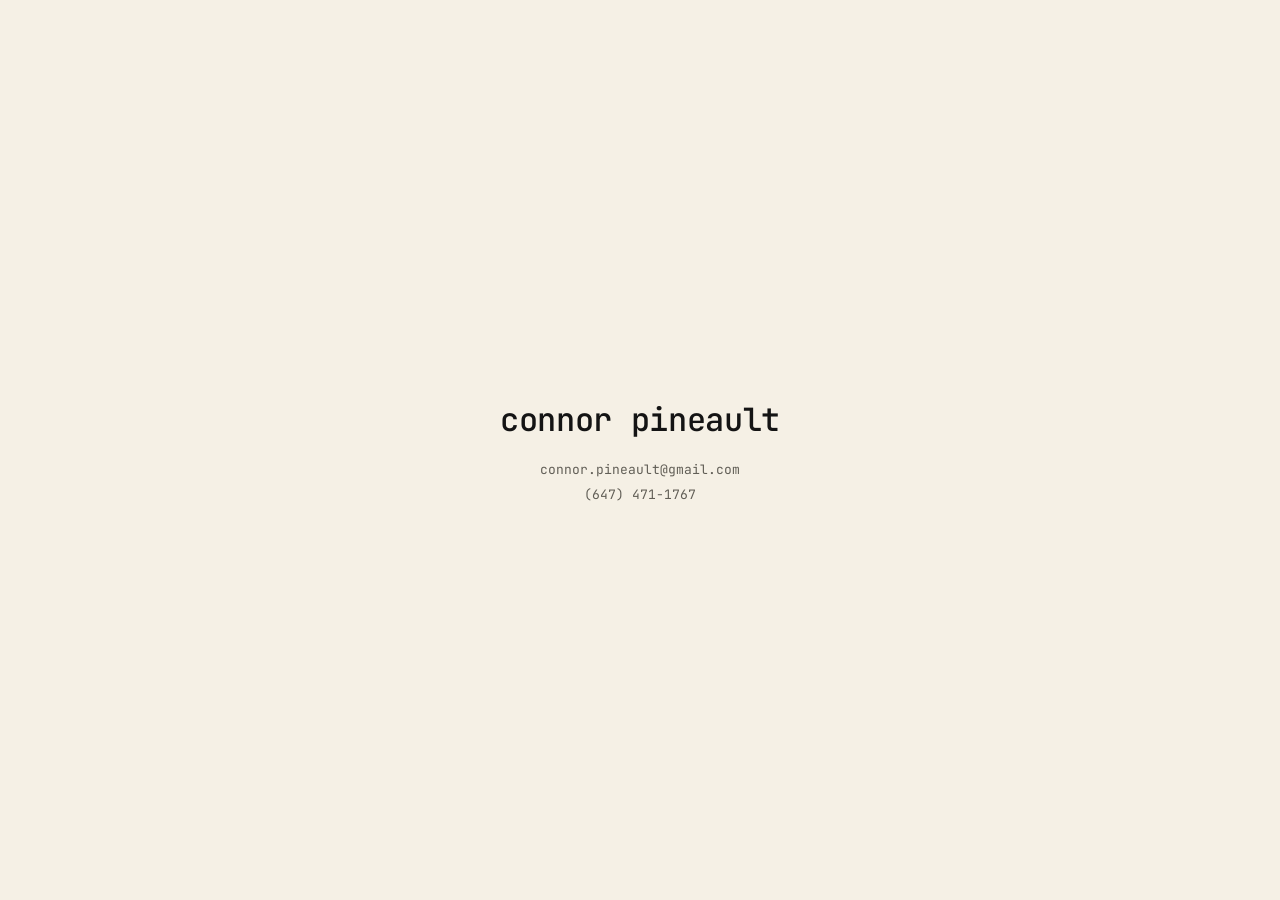
<file: index.html>
<!doctype html>
<html lang="en">
<head>
<meta charset="utf-8">
<meta name="viewport" content="width=device-width, initial-scale=1">
<title>Connor Pineault</title>
<meta name="description" content="Connor Pineault — cognitive science and computing. Clinical NLP and neuroaffirming assessment tooling at CAMH, Toronto.">
<link rel="stylesheet" href="style.css">
</head>
<body class="splash">

<main>
  <h1 class="splash-name"><a href="about.html">Connor Pineault</a></h1>
  <p class="splash-contact">
    <a href="mailto:connor.pineault@gmail.com">connor.pineault@gmail.com</a><br>
    <a href="tel:+16474711767">(647) 471-1767</a>
  </p>
</main>

</body>
</html>
</file>
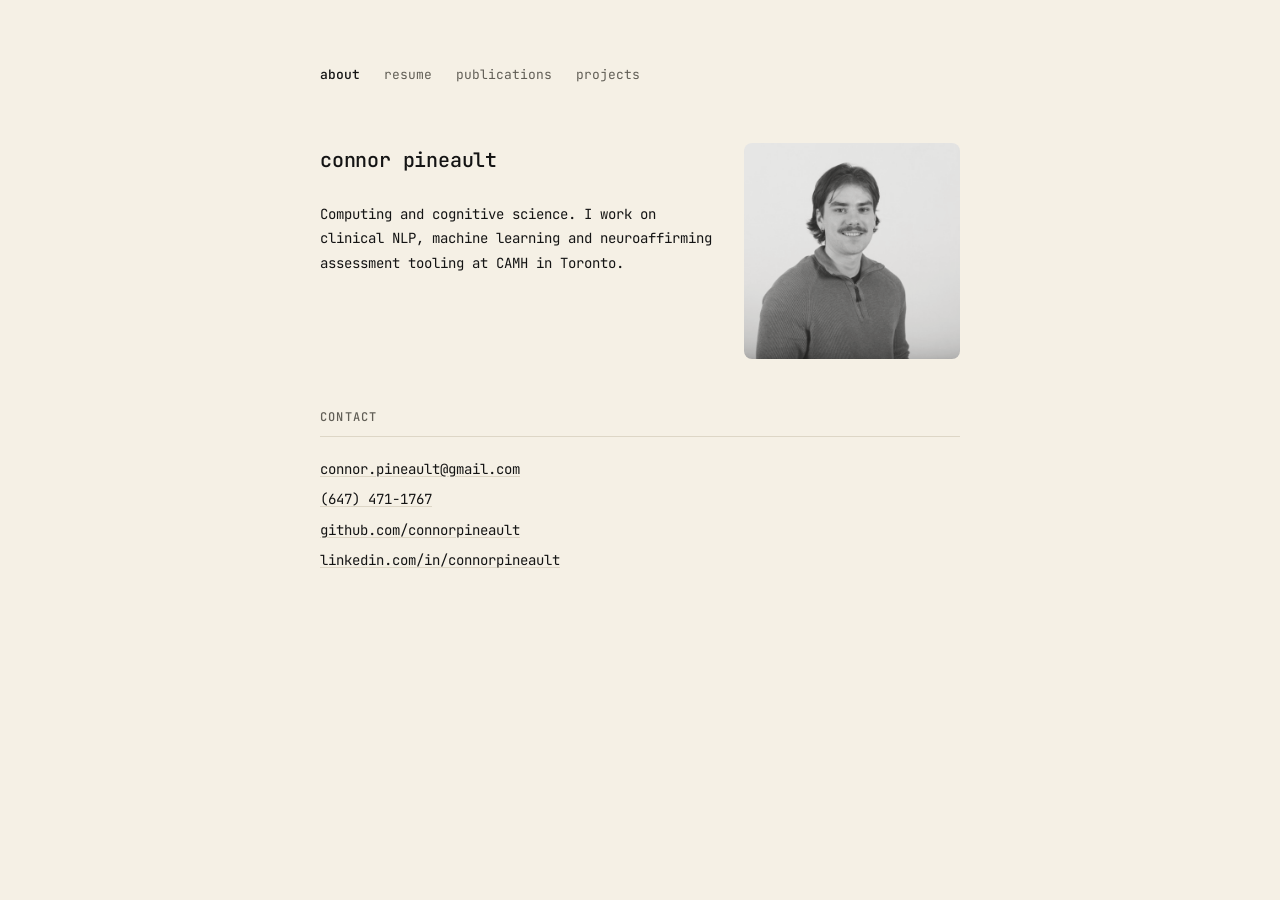
<file: about.html>
<!doctype html>
<html lang="en">
<head>
<meta charset="utf-8">
<meta name="viewport" content="width=device-width, initial-scale=1">
<title>About — Connor Pineault</title>
<meta name="description" content="Connor Pineault — cognitive science and computing. Clinical NLP and neuroaffirming assessment tooling at CAMH, Toronto.">
<link rel="stylesheet" href="style.css">
</head>
<body>

<nav class="site-nav">
  <a href="about.html" aria-current="page">About</a>
  <a href="resume.html">Resume</a>
  <a href="publications.html">Publications</a>
  <a href="projects.html">Projects</a>
</nav>

<main>
  <div class="intro">
    <div class="intro-text">
      <h1>Connor Pineault</h1>
      <p>
        Computing and cognitive science. I work on clinical NLP, machine learning and neuroaffirming
        assessment tooling at CAMH in Toronto.
      </p>
    </div>
    <img class="avatar" src="assets/connor.jpg" alt="" width="216" height="216">
  </div>

  <h2>Contact</h2>
  <ul class="contact">
    <li><a href="mailto:connor.pineault@gmail.com">connor.pineault@gmail.com</a></li>
    <li><a href="tel:+16474711767">(647) 471-1767</a></li>
    <li><a href="https://github.com/connorpineault">github.com/connorpineault</a></li>
    <li><a href="https://www.linkedin.com/in/connorpineault">linkedin.com/in/connorpineault</a></li>
  </ul>
</main>

</body>
</html>
</file>
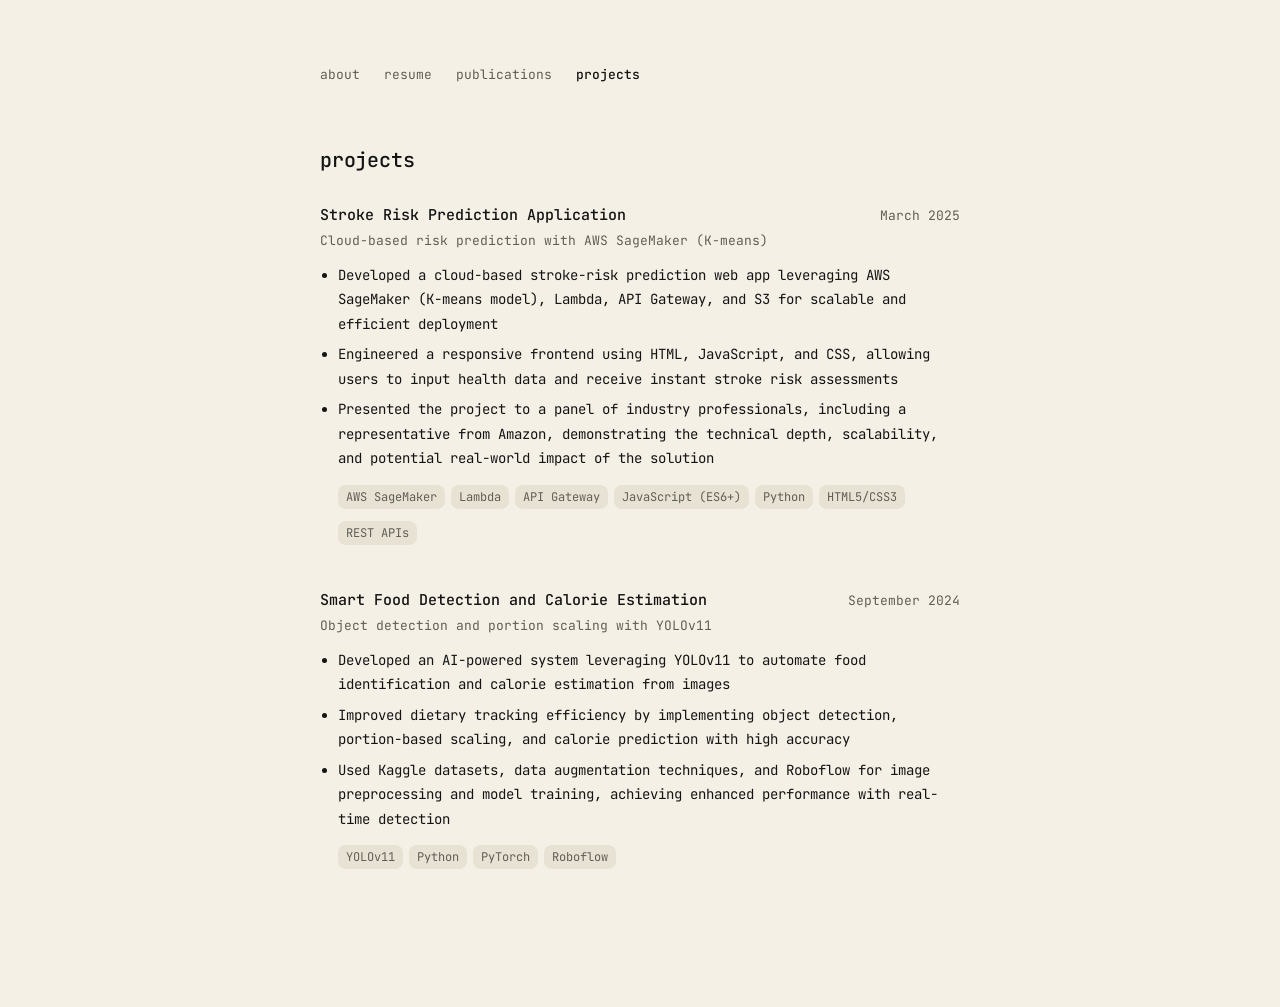
<file: projects.html>
<!doctype html>
<html lang="en">
<head>
<meta charset="utf-8">
<meta name="viewport" content="width=device-width, initial-scale=1">
<title>Projects — Connor Pineault</title>
<meta name="description" content="Side projects by Connor Pineault.">
<link rel="stylesheet" href="style.css">
</head>
<body>

<nav class="site-nav">
  <a href="about.html">About</a>
  <a href="resume.html">Resume</a>
  <a href="publications.html">Publications</a>
  <a href="projects.html" aria-current="page">Projects</a>
</nav>

<main>
  <h1>Projects</h1>

  <div class="entry">
    <div class="entry-head">
      <h3 class="entry-title">Stroke Risk Prediction Application</h3>
      <span class="entry-meta">March 2025</span>
    </div>
    <p class="entry-org">Cloud-based risk prediction with AWS SageMaker (K-means)</p>
    <ul>
      <li>Developed a cloud-based stroke-risk prediction web app leveraging AWS SageMaker (K-means model), Lambda, API Gateway, and S3 for scalable and efficient deployment</li>
      <li>Engineered a responsive frontend using HTML, JavaScript, and CSS, allowing users to input health data and receive instant stroke risk assessments</li>
      <li>Presented the project to a panel of industry professionals, including a representative from Amazon, demonstrating the technical depth, scalability, and potential real-world impact of the solution</li>
    </ul>
    <ul class="badges">
      <li class="badge">AWS SageMaker</li>
      <li class="badge">Lambda</li>
      <li class="badge">API Gateway</li>
      <li class="badge">JavaScript (ES6+)</li>
      <li class="badge">Python</li>
      <li class="badge">HTML5/CSS3</li>
      <li class="badge">REST APIs</li>
    </ul>
  </div>

  <div class="entry">
    <div class="entry-head">
      <h3 class="entry-title">Smart Food Detection and Calorie Estimation</h3>
      <span class="entry-meta">September 2024</span>
    </div>
    <p class="entry-org">Object detection and portion scaling with YOLOv11</p>
    <ul>
      <li>Developed an AI-powered system leveraging YOLOv11 to automate food identification and calorie estimation from images</li>
      <li>Improved dietary tracking efficiency by implementing object detection, portion-based scaling, and calorie prediction with high accuracy</li>
      <li>Used Kaggle datasets, data augmentation techniques, and Roboflow for image preprocessing and model training, achieving enhanced performance with real-time detection</li>
    </ul>
    <ul class="badges">
      <li class="badge">YOLOv11</li>
      <li class="badge">Python</li>
      <li class="badge">PyTorch</li>
      <li class="badge">Roboflow</li>
    </ul>
  </div>
</main>

</body>
</html>
</file>
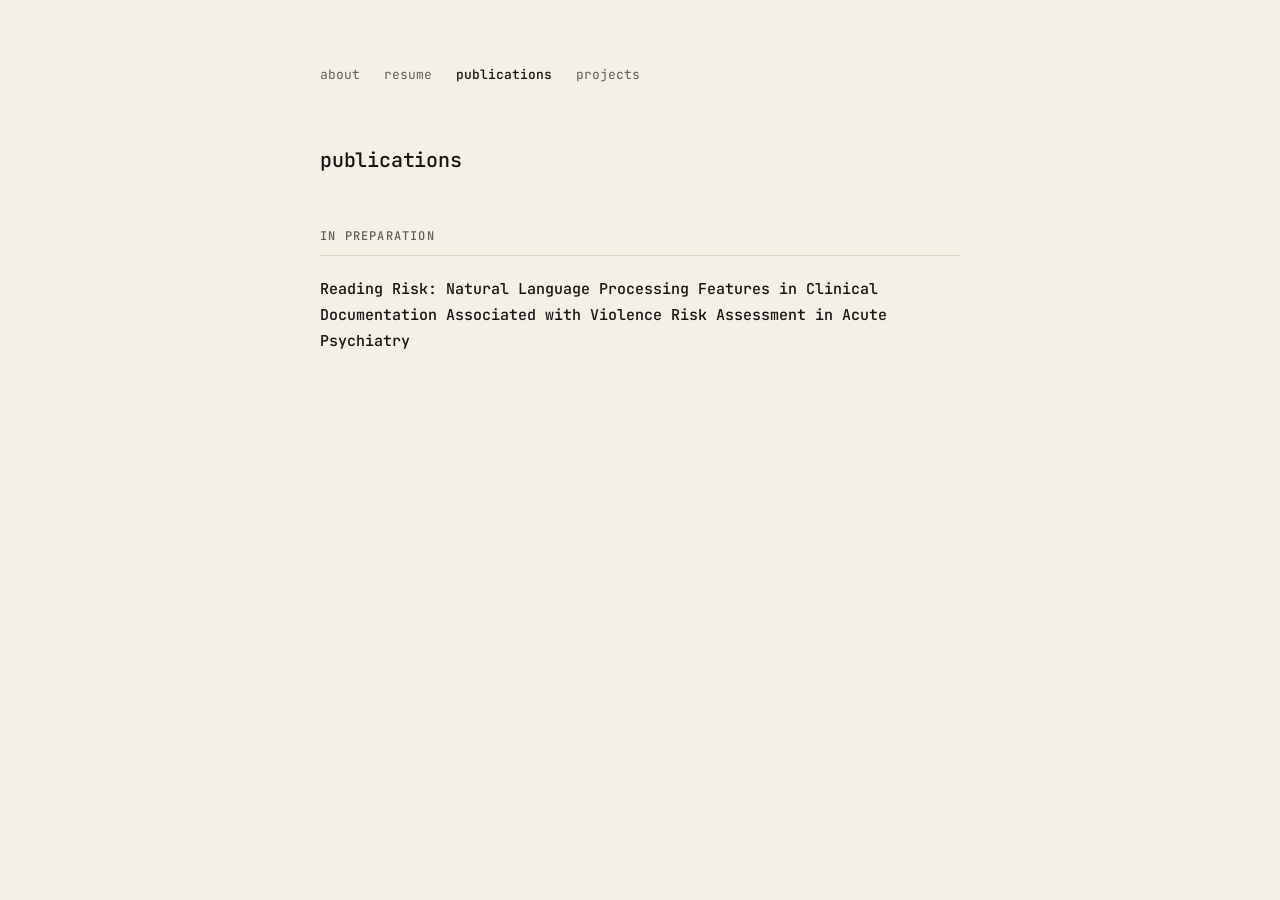
<file: publications.html>
<!doctype html>
<html lang="en">
<head>
<meta charset="utf-8">
<meta name="viewport" content="width=device-width, initial-scale=1">
<title>Publications — Connor Pineault</title>
<meta name="description" content="Publications by Connor Pineault.">
<link rel="stylesheet" href="style.css">
</head>
<body>

<nav class="site-nav">
  <a href="about.html">About</a>
  <a href="resume.html">Resume</a>
  <a href="publications.html" aria-current="page">Publications</a>
  <a href="projects.html">Projects</a>
</nav>

<main>
  <h1>Publications</h1>

  <h2>In preparation</h2>

  <div class="entry">
    <div class="entry-head">
      <h3 class="entry-title">
        Reading Risk: Natural Language Processing Features in Clinical Documentation
        Associated with Violence Risk Assessment in Acute Psychiatry
      </h3>
    </div>
  </div>
</main>

</body>
</html>
</file>
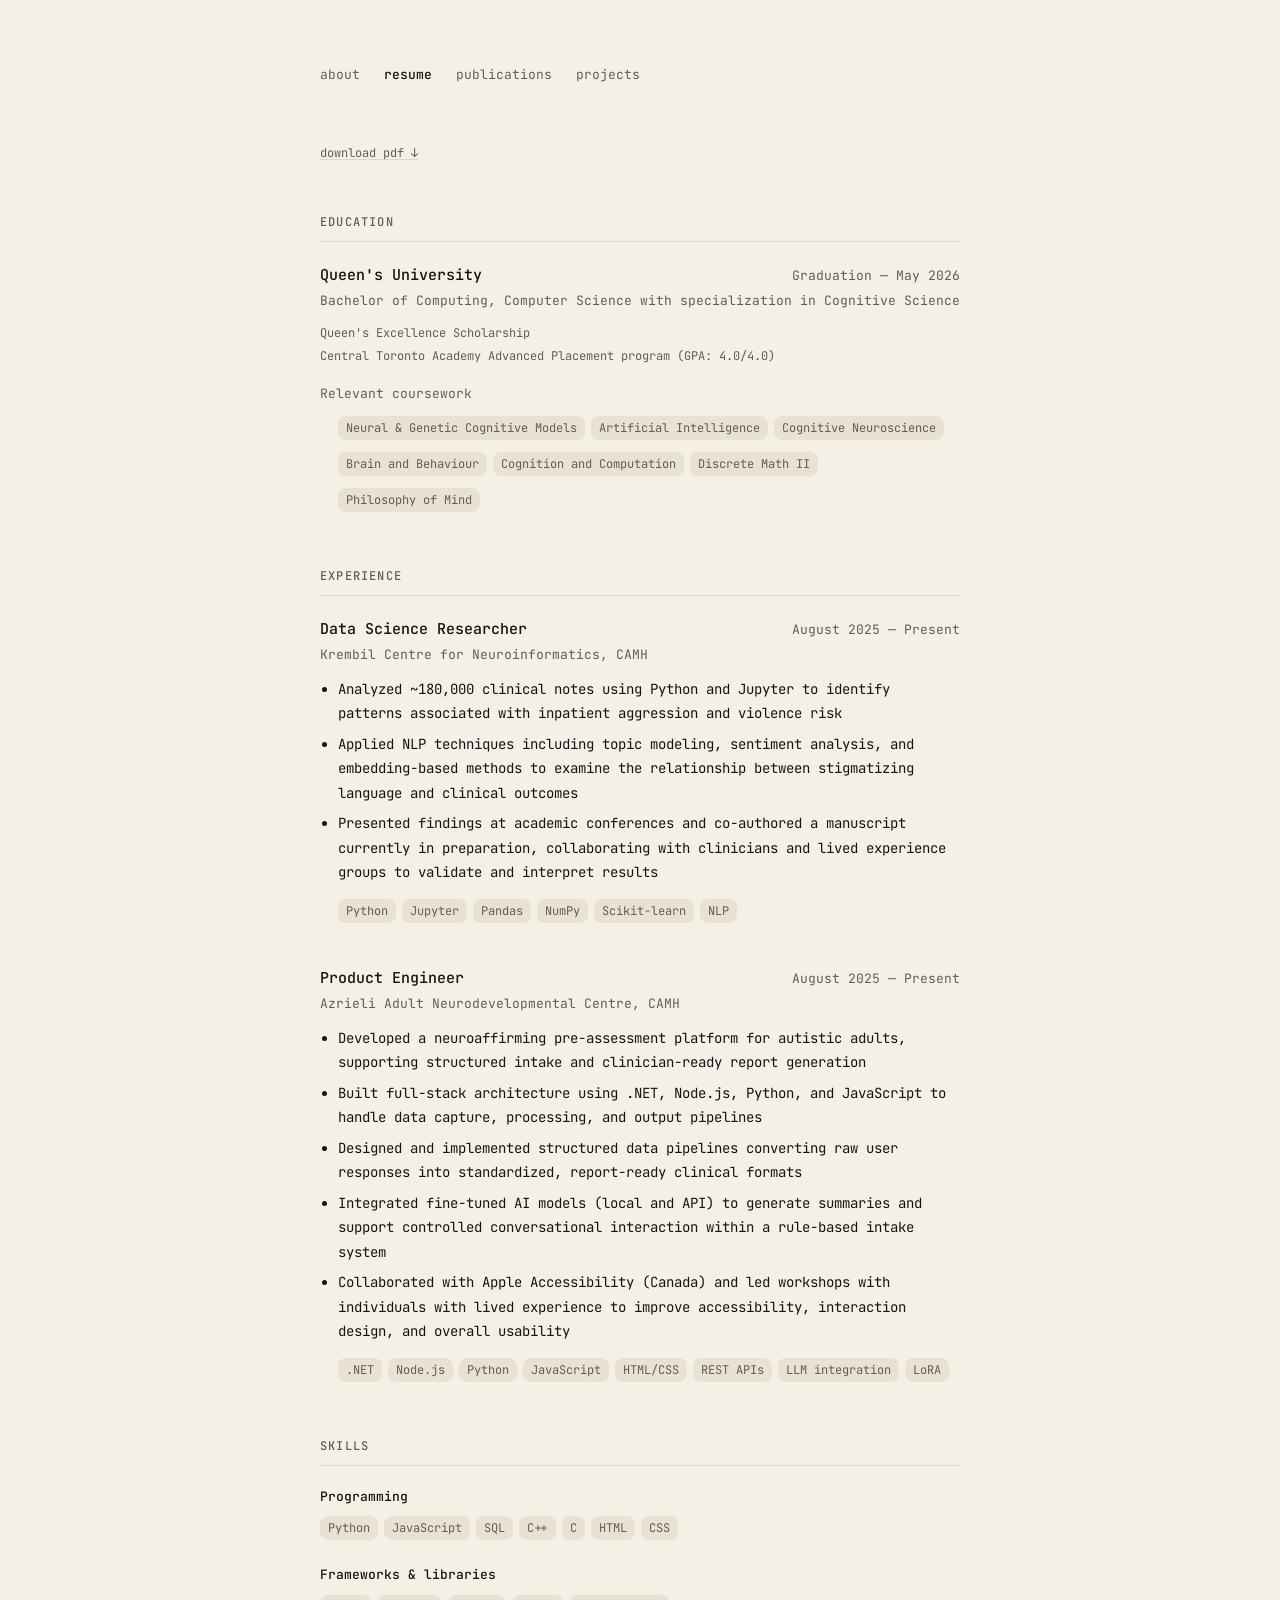
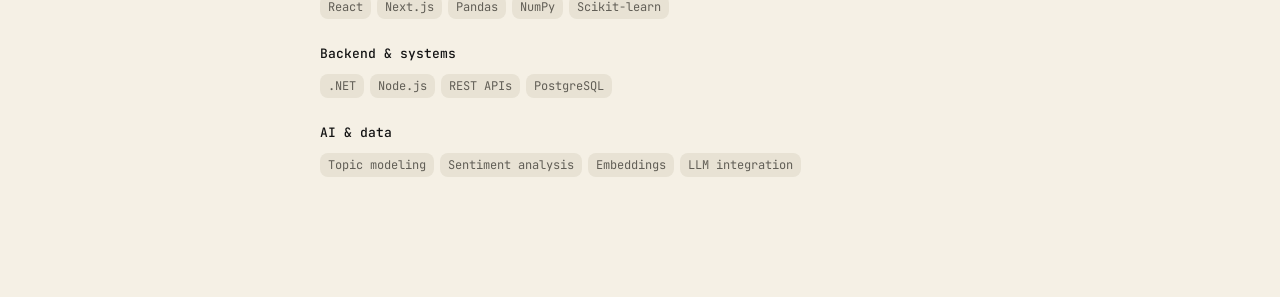
<file: resume.html>
<!doctype html>
<html lang="en">
<head>
<meta charset="utf-8">
<meta name="viewport" content="width=device-width, initial-scale=1">
<title>Resume — Connor Pineault</title>
<meta name="description" content="Resume of Connor Pineault: education, experience, and skills.">
<link rel="stylesheet" href="style.css">
</head>
<body>

<nav class="site-nav">
  <a href="about.html">About</a>
  <a href="resume.html" aria-current="page">Resume</a>
  <a href="publications.html">Publications</a>
  <a href="projects.html">Projects</a>
</nav>

<main>
  <h1 class="sr-only">Resume</h1>

  <header class="print-only">
    <p class="print-name">Connor Pineault</p>
    <p class="print-contact">
      connor.pineault@gmail.com &middot; (647) 471-1767 &middot; Toronto, ON &middot;
      github.com/connorpineault &middot; linkedin.com/in/connorpineault
    </p>
  </header>

  <p class="download">
    <a href="assets/Connor-Pineault-Resume.pdf" download>download pdf &darr;</a>
  </p>

  <h2>Education</h2>

  <div class="entry">
    <div class="entry-head">
      <h3 class="entry-title">Queen's University</h3>
      <span class="entry-meta">Graduation — May 2026</span>
    </div>
    <p class="entry-org">Bachelor of Computing, Computer Science with specialization in Cognitive Science</p>
    <ul class="notes">
      <li>Queen's Excellence Scholarship</li>
      <li>Central Toronto Academy Advanced Placement program (GPA: 4.0/4.0)</li>
    </ul>
    <p class="entry-org">Relevant coursework</p>
    <ul class="badges">
      <li class="badge">Neural &amp; Genetic Cognitive Models</li>
      <li class="badge">Artificial Intelligence</li>
      <li class="badge">Cognitive Neuroscience</li>
      <li class="badge">Brain and Behaviour</li>
      <li class="badge">Cognition and Computation</li>
      <li class="badge">Discrete Math II</li>
      <li class="badge">Philosophy of Mind</li>
    </ul>
  </div>

  <h2>Experience</h2>

  <div class="entry">
    <div class="entry-head">
      <h3 class="entry-title">Data Science Researcher</h3>
      <span class="entry-meta">August 2025 — Present</span>
    </div>
    <p class="entry-org">Krembil Centre for Neuroinformatics, CAMH</p>
    <ul>
      <li>Analyzed ~180,000 clinical notes using Python and Jupyter to identify patterns associated with inpatient aggression and violence risk</li>
      <li>Applied NLP techniques including topic modeling, sentiment analysis, and embedding-based methods to examine the relationship between stigmatizing language and clinical outcomes</li>
      <li>Presented findings at academic conferences and co-authored a manuscript currently in preparation, collaborating with clinicians and lived experience groups to validate and interpret results</li>
    </ul>
    <ul class="badges">
      <li class="badge">Python</li>
      <li class="badge">Jupyter</li>
      <li class="badge">Pandas</li>
      <li class="badge">NumPy</li>
      <li class="badge">Scikit-learn</li>
      <li class="badge">NLP</li>
    </ul>
  </div>

  <div class="entry">
    <div class="entry-head">
      <h3 class="entry-title">Product Engineer</h3>
      <span class="entry-meta">August 2025 — Present</span>
    </div>
    <p class="entry-org">Azrieli Adult Neurodevelopmental Centre, CAMH</p>
    <ul>
      <li>Developed a neuroaffirming pre-assessment platform for autistic adults, supporting structured intake and clinician-ready report generation</li>
      <li>Built full-stack architecture using .NET, Node.js, Python, and JavaScript to handle data capture, processing, and output pipelines</li>
      <li>Designed and implemented structured data pipelines converting raw user responses into standardized, report-ready clinical formats</li>
      <li>Integrated fine-tuned AI models (local and API) to generate summaries and support controlled conversational interaction within a rule-based intake system</li>
      <li>Collaborated with Apple Accessibility (Canada) and led workshops with individuals with lived experience to improve accessibility, interaction design, and overall usability</li>
    </ul>
    <ul class="badges">
      <li class="badge">.NET</li>
      <li class="badge">Node.js</li>
      <li class="badge">Python</li>
      <li class="badge">JavaScript</li>
      <li class="badge">HTML/CSS</li>
      <li class="badge">REST APIs</li>
      <li class="badge">LLM integration</li>
      <li class="badge">LoRA</li>
    </ul>
  </div>

  <h2>Skills</h2>

  <div class="skill-group">
    <h3>Programming</h3>
    <ul class="badges">
      <li class="badge">Python</li>
      <li class="badge">JavaScript</li>
      <li class="badge">SQL</li>
      <li class="badge">C++</li>
      <li class="badge">C</li>
      <li class="badge">HTML</li>
      <li class="badge">CSS</li>
    </ul>
  </div>

  <div class="skill-group">
    <h3>Frameworks &amp; libraries</h3>
    <ul class="badges">
      <li class="badge">React</li>
      <li class="badge">Next.js</li>
      <li class="badge">Pandas</li>
      <li class="badge">NumPy</li>
      <li class="badge">Scikit-learn</li>
    </ul>
  </div>

  <div class="skill-group">
    <h3>Backend &amp; systems</h3>
    <ul class="badges">
      <li class="badge">.NET</li>
      <li class="badge">Node.js</li>
      <li class="badge">REST APIs</li>
      <li class="badge">PostgreSQL</li>
    </ul>
  </div>

  <div class="skill-group">
    <h3>AI &amp; data</h3>
    <ul class="badges">
      <li class="badge">Topic modeling</li>
      <li class="badge">Sentiment analysis</li>
      <li class="badge">Embeddings</li>
      <li class="badge">LLM integration</li>
    </ul>
  </div>
</main>

</body>
</html>
</file>
<file: style.css>
@import url('https://fonts.googleapis.com/css2?family=JetBrains+Mono:wght@400;500;600&display=swap');

:root {
  --background: hsl(43 43% 93%);
  --foreground: hsl(0 0% 8%);
  --muted: hsl(43 30% 87%);
  --muted-foreground: hsl(40 6% 36%);
  --border: hsl(43 25% 82%);
  --radius: 0.5rem;
}

*,
*::before,
*::after {
  box-sizing: border-box;
}

body {
  margin: 0;
  padding: 4rem 2rem 6rem;
  background: var(--background);
  color: var(--foreground);
  font-family: "JetBrains Mono", ui-monospace, SFMono-Regular, Menlo, monospace;
  font-size: 0.875rem;
  line-height: 1.75;
  -webkit-font-smoothing: antialiased;
}

main,
.site-nav {
  max-width: 40rem;
  margin: 0 auto;
}

/* splash / landing */

body.splash {
  display: grid;
  place-items: center;
  min-height: 100vh;
  min-height: 100dvh;
  padding: 2rem;
  text-align: center;
}

body.splash main {
  max-width: none;
}

.splash-name {
  font-size: 2rem;
  font-weight: 500;
  text-transform: lowercase;
  letter-spacing: -0.01em;
  margin: 0 0 0.625rem;
}

.splash-name a {
  color: var(--foreground);
  text-decoration: none;
}

.splash-name a:hover,
.splash-name a:focus-visible {
  text-decoration: underline;
  text-underline-offset: 4px;
  text-decoration-color: var(--muted-foreground);
}

.splash-contact {
  margin: 0;
  font-size: 0.8125rem;
  line-height: 1.9;
  color: var(--muted-foreground);
}

.splash-contact a {
  color: var(--muted-foreground);
  text-decoration: none;
}

.splash-contact a:hover {
  color: var(--foreground);
}

/* nav */

.site-nav {
  display: flex;
  gap: 1.5rem;
  margin-bottom: 3.5rem;
}

.site-nav a {
  color: var(--muted-foreground);
  text-decoration: none;
  font-size: 0.8125rem;
  text-transform: lowercase;
}

.site-nav a:hover {
  color: var(--foreground);
}

.site-nav a[aria-current="page"] {
  color: var(--foreground);
  font-weight: 500;
}

/* intro + avatar */

.intro {
  display: flex;
  align-items: flex-start;
  justify-content: space-between;
  gap: 2rem;
}

.intro-text {
  flex: 1;
  min-width: 0;
}

.intro-text p {
  margin-bottom: 0;
}

.avatar {
  width: 216px;
  height: 216px;
  flex-shrink: 0;
  border-radius: var(--radius);
  object-fit: cover;
  display: block;
  filter: grayscale(1) contrast(0.95);
  opacity: 0.9;
}

/* type */

h1 {
  font-size: 1.25rem;
  font-weight: 500;
  text-transform: lowercase;
  letter-spacing: -0.01em;
  margin: 0 0 1.5rem;
}

/* visually hidden, still read aloud by screen readers */
.sr-only {
  position: absolute;
  width: 1px;
  height: 1px;
  margin: -1px;
  padding: 0;
  overflow: hidden;
  clip-path: inset(50%);
  white-space: nowrap;
}

main > h2:first-child {
  margin-top: 0;
}

h2 {
  font-size: 0.75rem;
  font-weight: 500;
  text-transform: uppercase;
  letter-spacing: 0.1em;
  color: var(--muted-foreground);
  margin: 3rem 0 1.25rem;
  padding-bottom: 0.5rem;
  border-bottom: 1px solid var(--border);
}

p {
  margin: 0 0 1.25rem;
}

a {
  color: var(--foreground);
  text-underline-offset: 2px;
  text-decoration-color: var(--border);
}

a:hover {
  text-decoration-color: var(--muted-foreground);
}

/* entries */

.entry {
  margin-bottom: 2.25rem;
}

.entry-head {
  display: flex;
  justify-content: space-between;
  align-items: baseline;
  gap: 1rem;
}

.entry-title {
  font-size: 0.9375rem;
  font-weight: 500;
  margin: 0;
}

.entry-meta {
  color: var(--muted-foreground);
  font-size: 0.8125rem;
  white-space: nowrap;
}

.entry-org {
  color: var(--muted-foreground);
  font-size: 0.8125rem;
  margin: 0.125rem 0 0.625rem;
}

.entry ul {
  margin: 0 0 0.875rem;
  padding-left: 1.125rem;
}

.entry li {
  margin-bottom: 0.375rem;
}

/* secondary detail — awards, honours */
.entry ul.notes {
  list-style: none;
  padding-left: 0;
  margin-bottom: 1rem;
}

.entry ul.notes li {
  color: var(--muted-foreground);
  font-size: 0.75rem;
  margin-bottom: 0.125rem;
}

/* badges */

.badges {
  display: flex;
  flex-wrap: wrap;
  gap: 0.375rem;
  list-style: none;
  margin: 0 0 1.5rem;
  padding: 0;
}

.badge {
  background: var(--muted);
  color: var(--muted-foreground);
  border-radius: var(--radius);
  padding: 0.1875rem 0.5rem;
  font-size: 0.75rem;
  line-height: 1.5;
}

.skill-group {
  margin-bottom: 1.25rem;
}

.skill-group h3 {
  font-size: 0.8125rem;
  font-weight: 500;
  margin: 0 0 0.5rem;
  color: var(--foreground);
}

/* contact */

.contact {
  list-style: none;
  margin: 0;
  padding: 0;
}

.contact li {
  margin-bottom: 0.375rem;
}

/* download link */

.download {
  margin: 0 0 0.5rem;
  font-size: 0.75rem;
}

.download a {
  color: var(--muted-foreground);
}

.download a:hover {
  color: var(--foreground);
}

.print-only {
  display: none;
}

/* print / PDF export — `main > h2:first-child` no longer applies once the
   print header is shown, so headings keep their normal top margin */

@media print {
  @page {
    margin: 0.5in;
  }

  body {
    background: #fff;
    color: #000;
    padding: 0;
    font-size: 8.5pt;
    line-height: 1.45;
  }

  main {
    max-width: none;
  }

  .entry {
    margin-bottom: 0.75rem;
  }

  .entry ul {
    margin-bottom: 0.375rem;
  }

  .entry li {
    margin-bottom: 0.125rem;
  }

  .entry-org {
    margin-bottom: 0.375rem;
  }

  .badge {
    font-size: 7pt;
    padding: 0.0625rem 0.375rem;
  }

  .badges {
    gap: 0.25rem;
    margin-bottom: 0.5rem;
  }

  .skill-group {
    margin-bottom: 0.375rem;
  }

  .skill-group h3 {
    font-size: 8pt;
    margin-bottom: 0.25rem;
  }

  .site-nav,
  .download {
    display: none;
  }

  .print-only {
    display: block;
  }

  .print-name {
    font-size: 15pt;
    font-weight: 600;
    text-transform: lowercase;
    margin: 0 0 0.25rem;
  }

  .print-contact {
    font-size: 7.5pt;
    color: #444;
    margin: 0 0 1rem;
  }

  h2 {
    color: #000;
    font-size: 7.5pt;
    margin: 0.75rem 0 0.5rem;
    padding-bottom: 0.25rem;
    border-bottom-color: #999;
  }

  a {
    color: #000;
    text-decoration: none;
  }

  .badge {
    background: transparent;
    border: 1px solid #aaa;
    color: #333;
  }

  .entry,
  .skill-group {
    break-inside: avoid;
    page-break-inside: avoid;
  }
}

@media (max-width: 600px) {
  .intro {
    flex-direction: column-reverse;
    gap: 1.5rem;
  }

  .avatar {
    width: 160px;
    height: 160px;
  }
}

@media (max-width: 480px) {
  body {
    padding: 2.5rem 1.25rem 4rem;
  }

  .entry-head {
    display: block;
  }

  .entry-meta {
    display: block;
    margin-top: 0.125rem;
  }
}
</file>
